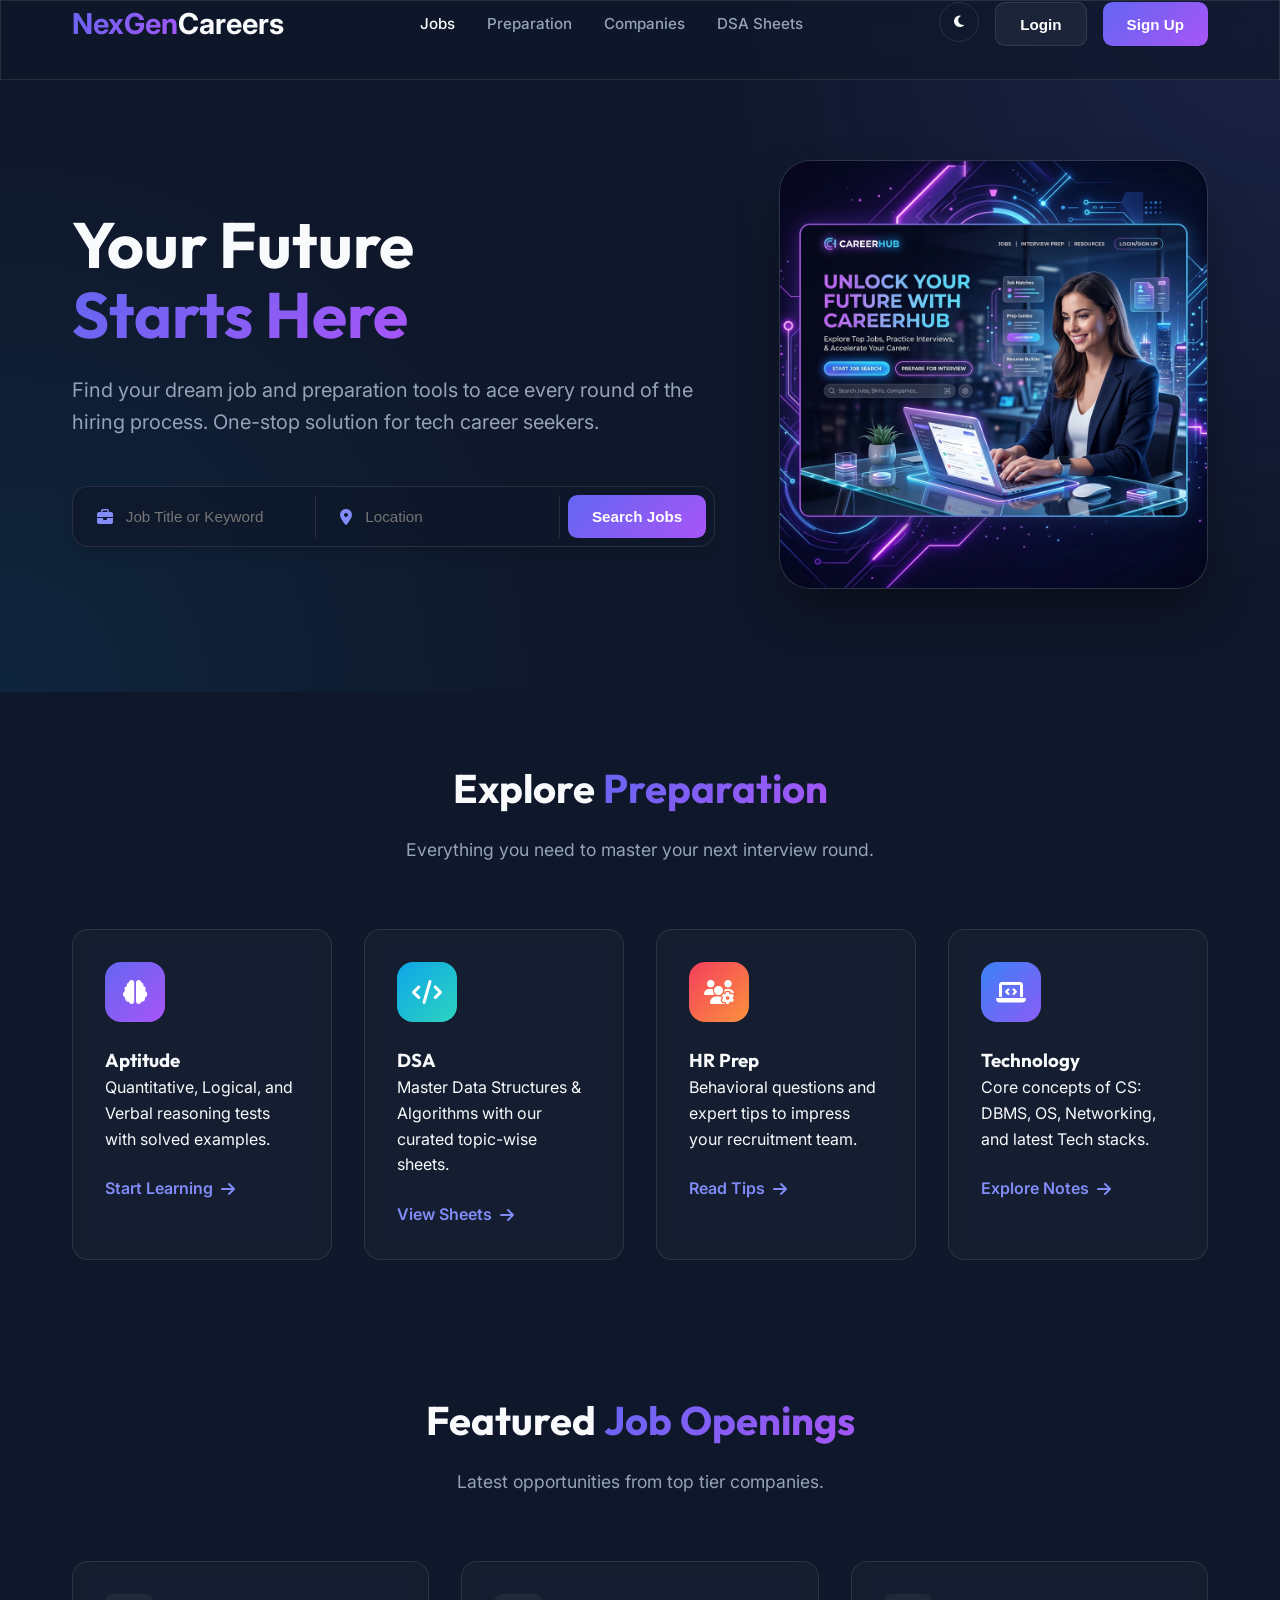
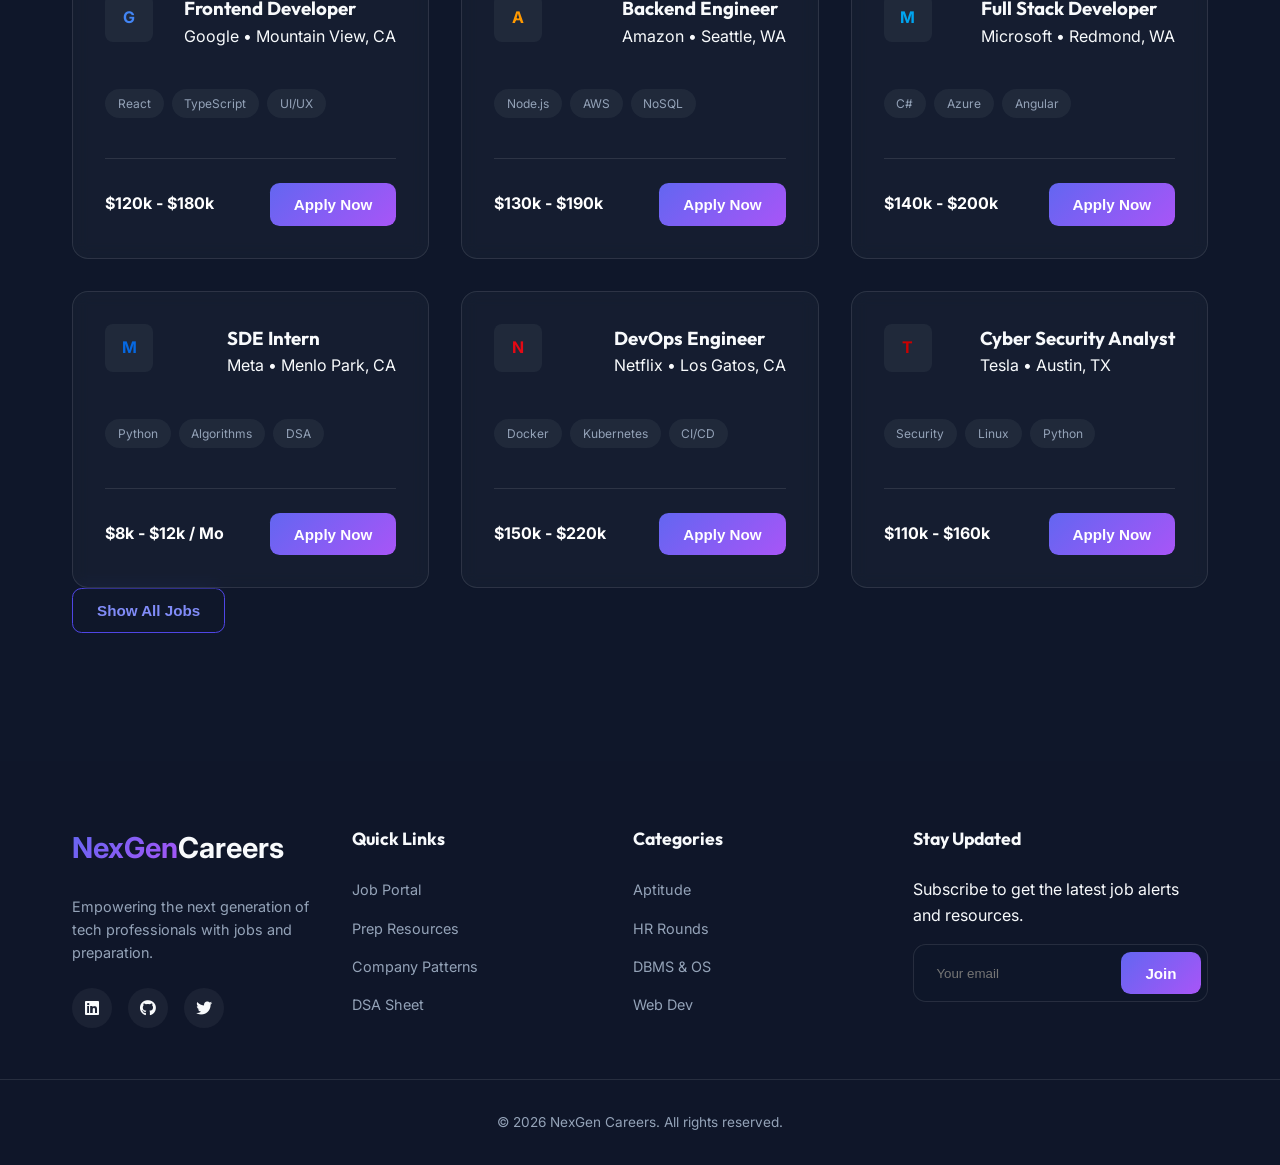
<file: index.html>
<!DOCTYPE html>
<html lang="en">
<head>
    <meta charset="UTF-8">
    <meta name="viewport" content="width=device-width, initial-scale=1.0">
    <title>NexGen Job Portal & Prep - Ace Your Career</title>
    <meta name="description" content="Ultimate platform for your job search and interview preparation. DSA sheets, Aptitude, HR, and Company-specific insights.">
    <link rel="stylesheet" href="style.css">
    <!-- Google Fonts: Inter and Outfit -->
    <link rel="preconnect" href="https://fonts.googleapis.com">
    <link rel="preconnect" href="https://fonts.gstatic.com" crossorigin>
    <link href="https://fonts.googleapis.com/css2?family=Inter:wght@300;400;600;700&family=Outfit:wght@400;700&display=swap" rel="stylesheet">
    <!-- FontAwesome for icons -->
    <link rel="stylesheet" href="https://cdnjs.cloudflare.com/ajax/libs/font-awesome/6.4.0/css/all.min.css">
</head>
<body class="bg-dark">
    <!-- Navigation Bar -->
    <nav class="navbar glass">
        <div class="container container-flex">
            <a href="index.html" class="logo">
                <span class="gradient-text">NexGen</span> Careers
            </a>
            <ul class="nav-links">
                <li><a href="index.html" class="active">Jobs</a></li>
                <li><a href="prep.html">Preparation</a></li>
                <li><a href="company.html">Companies</a></li>
                <li><a href="dsa.html">DSA Sheets</a></li>
            </ul>
            <div class="nav-actions">
                <button id="theme-toggle" class="theme-toggle-btn" title="Toggle Theme">
                    <i class="fas fa-moon"></i>
                </button>
                <button class="btn btn-secondary">Login</button>
                <button class="btn btn-primary">Sign Up</button>
            </div>
            <div class="menu-toggle" id="mobile-menu">
                <i class="fas fa-bars"></i>
            </div>
        </div>
    </nav>

    <!-- Hero Section -->
    <header class="hero-section">
        <div class="container hero-content">
            <div class="hero-text">
                <h1 class="hero-title animate-up">Your Future <span class="gradient-text">Starts Here</span></h1>
                <p class="hero-subtitle animate-up delay-1">Find your dream job and preparation tools to ace every round of the hiring process. One-stop solution for tech career seekers.</p>
                
                <div class="search-box glass animate-up delay-2">
                    <div class="search-field">
                        <i class="fas fa-briefcase"></i>
                        <input type="text" placeholder="Job Title or Keyword">
                    </div>
                    <div class="search-field">
                        <i class="fas fa-location-dot"></i>
                        <input type="text" placeholder="Location">
                    </div>
                    <button class="btn btn-primary btn-search">Search Jobs</button>
                </div>
            </div>
            <div class="hero-visual animate-fade">
                <img src="hero_job_portal_1775222021885.png" alt="Career Vision" class="hero-image glass">
            </div>
        </div>
    </header>

    <!-- Featured Categories -->
    <section class="section glass-section">
        <div class="container">
            <div class="section-header">
                <h2 class="section-title">Explore <span class="gradient-text">Preparation</span></h2>
                <p class="section-subtitle">Everything you need to master your next interview round.</p>
            </div>
            <div class="grid grid-4">
                <div class="card prep-card glass-card hover-glow">
                    <div class="card-icon gradient-bg-1"><i class="fas fa-brain"></i></div>
                    <h3>Aptitude</h3>
                    <p>Quantitative, Logical, and Verbal reasoning tests with solved examples.</p>
                    <a href="prep.html#aptitude" class="card-link">Start Learning <i class="fas fa-arrow-right"></i></a>
                </div>
                <div class="card prep-card glass-card hover-glow">
                    <div class="card-icon gradient-bg-2"><i class="fas fa-code"></i></div>
                    <h3>DSA</h3>
                    <p>Master Data Structures & Algorithms with our curated topic-wise sheets.</p>
                    <a href="dsa.html" class="card-link">View Sheets <i class="fas fa-arrow-right"></i></a>
                </div>
                <div class="card prep-card glass-card hover-glow">
                    <div class="card-icon gradient-bg-3"><i class="fas fa-users-gear"></i></div>
                    <h3>HR Prep</h3>
                    <p>Behavioral questions and expert tips to impress your recruitment team.</p>
                    <a href="prep.html#hr" class="card-link">Read Tips <i class="fas fa-arrow-right"></i></a>
                </div>
                <div class="card prep-card glass-card hover-glow">
                    <div class="card-icon gradient-bg-4"><i class="fas fa-laptop-code"></i></div>
                    <h3>Technology</h3>
                    <p>Core concepts of CS: DBMS, OS, Networking, and latest Tech stacks.</p>
                    <a href="prep.html#tech" class="card-link">Explore Notes <i class="fas fa-arrow-right"></i></a>
                </div>
            </div>
        </div>
    </section>

    <!-- Featured Jobs Section -->
    <section class="section">
        <div class="container">
            <div class="section-header">
                <h2 class="section-title">Featured <span class="gradient-text">Job Openings</span></h2>
                <p class="section-subtitle">Latest opportunities from top tier companies.</p>
            </div>
            <div class="job-list grid grid-3" id="job-container">
                <!-- Jobs will be loaded here via JS -->
                 <div class="glass-card job-skeleton">Loading exciting opportunities...</div>
            </div>
            <div class="center-content mt-4">
                <button class="btn btn-outline">Show All Jobs</button>
            </div>
        </div>
    </section>

    <!-- Footer -->
    <footer class="footer glass-top">
        <div class="container grid grid-4">
            <div class="footer-brand">
                <a href="#" class="logo mb-2"><span class="gradient-text">NexGen</span> Careers</a>
                <p>Empowering the next generation of tech professionals with jobs and preparation.</p>
                <div class="social-links">
                    <a href="#"><i class="fab fa-linkedin"></i></a>
                    <a href="#"><i class="fab fa-github"></i></a>
                    <a href="#"><i class="fab fa-twitter"></i></a>
                </div>
            </div>
            <div class="footer-links">
                <h4>Quick Links</h4>
                <ul>
                    <li><a href="index.html">Job Portal</a></li>
                    <li><a href="prep.html">Prep Resources</a></li>
                    <li><a href="company.html">Company Patterns</a></li>
                    <li><a href="dsa.html">DSA Sheet</a></li>
                </ul>
            </div>
            <div class="footer-links">
                <h4>Categories</h4>
                <ul>
                    <li><a href="#">Aptitude</a></li>
                    <li><a href="#">HR Rounds</a></li>
                    <li><a href="#">DBMS & OS</a></li>
                    <li><a href="#">Web Dev</a></li>
                </ul>
            </div>
            <div class="footer-newsletter">
                <h4>Stay Updated</h4>
                <p>Subscribe to get the latest job alerts and resources.</p>
                <div class="newsletter-input glass">
                    <input type="email" placeholder="Your email">
                    <button class="btn btn-primary">Join</button>
                </div>
            </div>
        </div>
        <div class="footer-bottom">
            <div class="container">
                <p>&copy; 2026 NexGen Careers. All rights reserved.</p>
            </div>
        </div>
    </footer>

    <script src="script.js"></script>
</body>
</html>
</file>
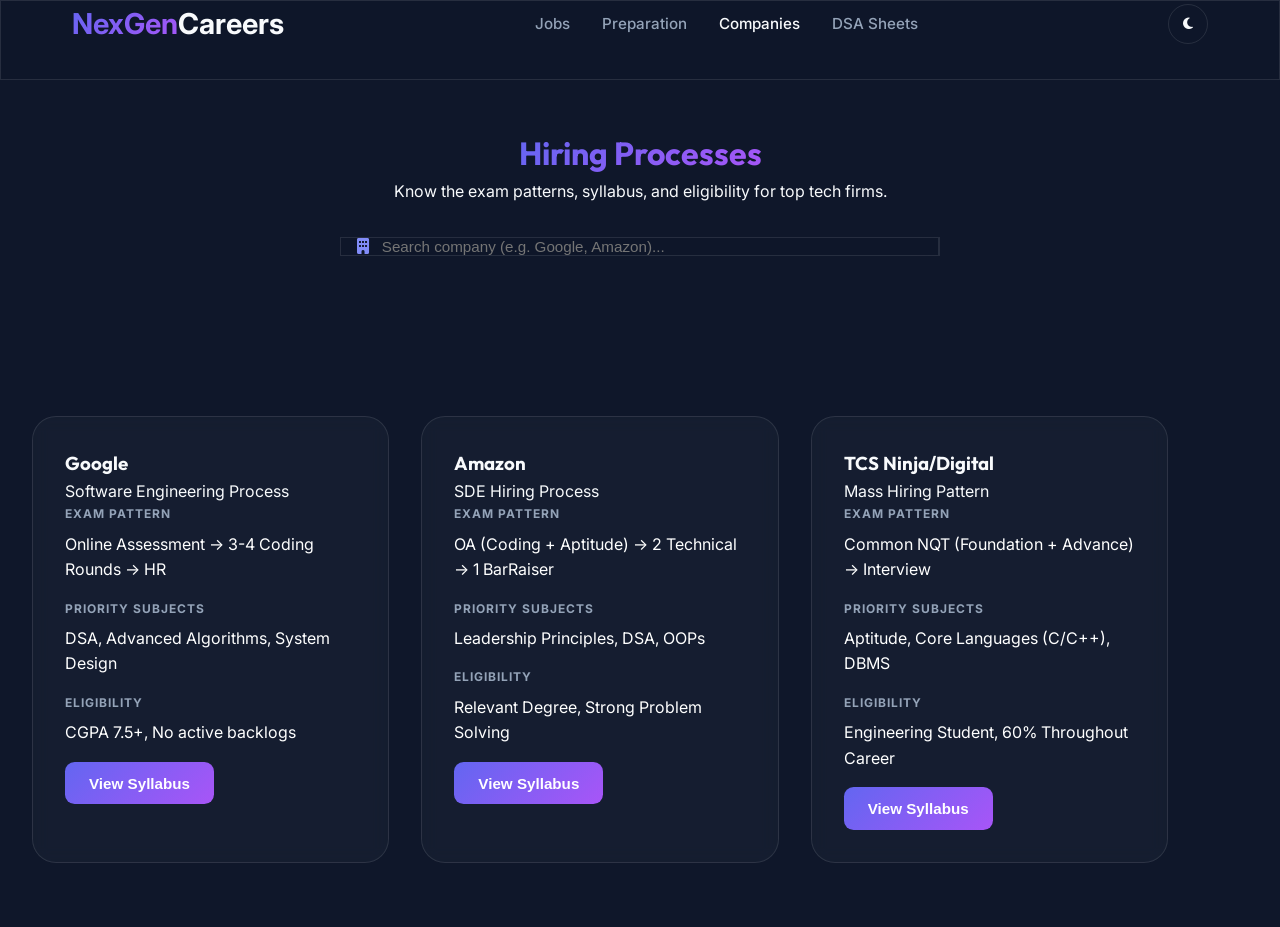
<file: company.html>
<!DOCTYPE html>
<html lang="en">
<head>
    <meta charset="UTF-8">
    <meta name="viewport" content="width=device-width, initial-scale=1.0">
    <title>Company Hiring Process - NexGen Careers</title>
    <link rel="stylesheet" href="style.css">
    <link rel="preconnect" href="https://fonts.googleapis.com">
    <link rel="preconnect" href="https://fonts.gstatic.com" crossorigin>
    <link href="https://fonts.googleapis.com/css2?family=Inter:wght@300;400;600;700&family=Outfit:wght@400;700&display=swap" rel="stylesheet">
    <link rel="stylesheet" href="https://cdnjs.cloudflare.com/ajax/libs/font-awesome/6.4.0/css/all.min.css">
    <style>
        .company-header { padding: 8rem 0 4rem; text-align: center; }
        .company-search-box { max-width: 600px; margin: 2rem auto; }
        .company-list { margin: 4rem 0; }
        .pattern-card { height: 100%; border-radius: 1.5rem; transition: 0.4s ease; transform-style: preserve-3d; }
        .pattern-card:hover { transform: translateY(-10px); }
        .label { font-size: 0.75rem; font-weight: 700; text-transform: uppercase; letter-spacing: 1px; color: var(--text-secondary); margin-bottom: 0.5rem; display: block; }
        .value { color: white; display: block; margin-bottom: 1rem; }
    </style>
</head>
<body class="bg-dark">
    <nav class="navbar glass">
        <div class="container container-flex">
            <a href="index.html" class="logo"><span class="gradient-text">NexGen</span> Careers</a>
            <ul class="nav-links">
                <li><a href="index.html">Jobs</a></li>
                <li><a href="prep.html">Preparation</a></li>
                <li><a href="company.html" class="active">Companies</a></li>
                <li><a href="dsa.html">DSA Sheets</a></li>
            </ul>
            <div class="nav-actions">
                <button id="theme-toggle" class="theme-toggle-btn" title="Toggle Theme">
                    <i class="fas fa-moon"></i>
                </button>
            </div>
        </div>
    </nav>

    <header class="company-header">
        <div class="container">
            <h1 class="gradient-text">Hiring Processes</h1>
            <p>Know the exam patterns, syllabus, and eligibility for top tech firms.</p>
            <div class="company-search-box glass">
                <div class="search-field">
                    <i class="fas fa-building"></i>
                    <input type="text" placeholder="Search company (e.g. Google, Amazon)...">
                </div>
            </div>
        </div>
    </header>

    <section class="company-list container">
        <div class="grid grid-3" id="company-container">
            <div class="glass-card pattern-card hover-glow">
                <h3>Google</h3>
                <p class="text-secondary mb-2">Software Engineering Process</p>
                <div class="mt-2">
                    <span class="label">Exam Pattern</span>
                    <span class="value">Online Assessment -> 3-4 Coding Rounds -> HR</span>
                    <span class="label">Priority Subjects</span>
                    <span class="value">DSA, Advanced Algorithms, System Design</span>
                    <span class="label">Eligibility</span>
                    <span class="value">CGPA 7.5+, No active backlogs</span>
                </div>
                <button class="btn btn-primary full-width mt-2">View Syllabus</button>
            </div>
            <div class="glass-card pattern-card hover-glow">
                <h3>Amazon</h3>
                <p class="text-secondary mb-2">SDE Hiring Process</p>
                <div class="mt-2">
                    <span class="label">Exam Pattern</span>
                    <span class="value">OA (Coding + Aptitude) -> 2 Technical -> 1 BarRaiser</span>
                    <span class="label">Priority Subjects</span>
                    <span class="value">Leadership Principles, DSA, OOPs</span>
                    <span class="label">Eligibility</span>
                    <span class="value">Relevant Degree, Strong Problem Solving</span>
                </div>
                <button class="btn btn-primary full-width mt-2">View Syllabus</button>
            </div>
            <div class="glass-card pattern-card hover-glow">
                <h3>TCS Ninja/Digital</h3>
                <p class="text-secondary mb-2">Mass Hiring Pattern</p>
                <div class="mt-2">
                    <span class="label">Exam Pattern</span>
                    <span class="value">Common NQT (Foundation + Advance) -> Interview</span>
                    <span class="label">Priority Subjects</span>
                    <span class="value">Aptitude, Core Languages (C/C++), DBMS</span>
                    <span class="label">Eligibility</span>
                    <span class="value">Engineering Student, 60% Throughout Career</span>
                </div>
                <button class="btn btn-primary full-width mt-2">View Syllabus</button>
            </div>
        </div>
    </section>

    <script>
        // Simple client-side search for companies
        const searchInput = document.querySelector('.company-search-box input');
        const cards = document.querySelectorAll('.pattern-card');
        
        if (searchInput) {
            searchInput.addEventListener('keyup', () => {
                const term = searchInput.value.toLowerCase();
                cards.forEach(card => {
                    const name = card.querySelector('h3').textContent.toLowerCase();
                    card.style.display = name.includes(term) ? 'block' : 'none';
                });
            });
        }
    </script>
    <script src="script.js"></script>
</body>
</html>
</file>
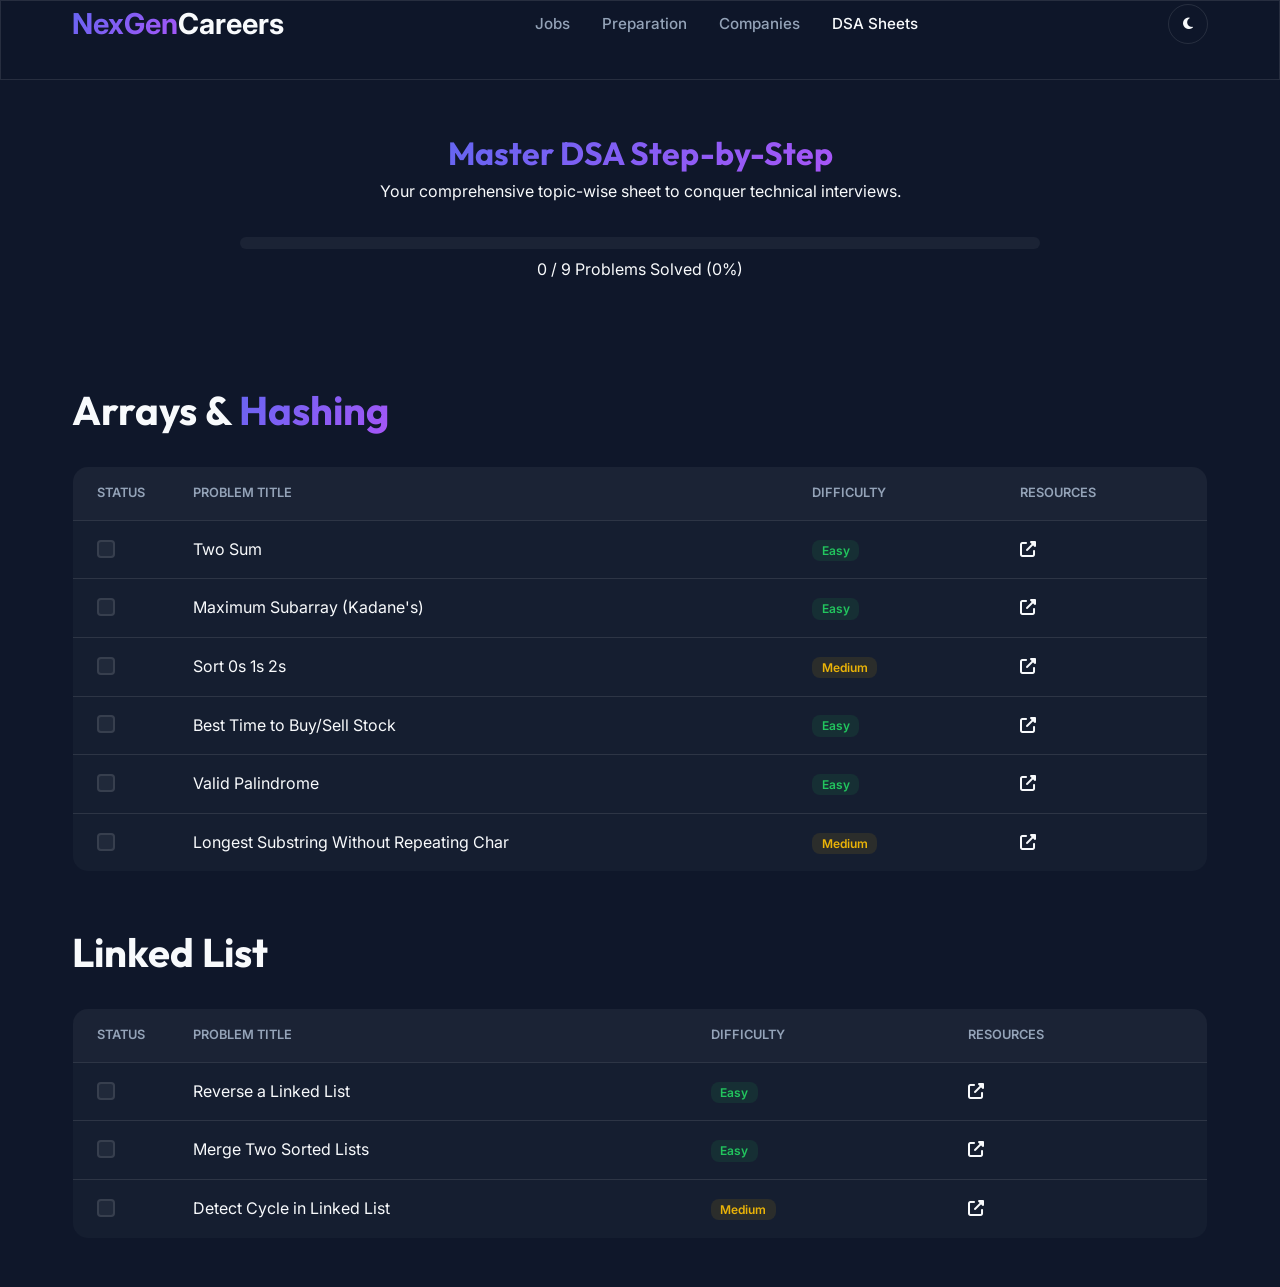
<file: dsa.html>
<!DOCTYPE html>
<html lang="en">
<head>
    <meta charset="UTF-8">
    <meta name="viewport" content="width=device-width, initial-scale=1.0">
    <title>DSA Mastery Sheet - NexGen Careers</title>
    <link rel="stylesheet" href="style.css">
    <link rel="preconnect" href="https://fonts.googleapis.com">
    <link rel="preconnect" href="https://fonts.gstatic.com" crossorigin>
    <link href="https://fonts.googleapis.com/css2?family=Inter:wght@300;400;600;700&family=Outfit:wght@400;700&display=swap" rel="stylesheet">
    <link rel="stylesheet" href="https://cdnjs.cloudflare.com/ajax/libs/font-awesome/6.4.0/css/all.min.css">
    <style>
        .dsa-header { padding: 8rem 0 4rem; text-align: center; }
        .progress-container { max-width: 800px; margin: 2rem auto; }
        .progress-bar-bg { height: 12px; background: rgba(255,255,255,0.05); border-radius: 10px; overflow: hidden; margin-bottom: 0.5rem; }
        .progress-fill { height: 100%; background: var(--grad-1); width: 0%; transition: 0.8s ease-in-out; }
        .dsa-section { margin-bottom: 3rem; }
        .dsa-table { width: 100%; border-collapse: collapse; margin-top: 1.5rem; overflow: hidden; border-radius: 1rem; border: 1px solid var(--border-glass); }
        .dsa-table th, .dsa-table td { padding: 1rem 1.5rem; text-align: left; background: var(--card-bg); border-bottom: 1px solid var(--border-glass); }
        .dsa-table th { background: rgba(255,255,255,0.05); font-weight: 600; color: var(--text-secondary); text-transform: uppercase; font-size: 0.8rem; }
        .dsa-table tr:last-child td { border: none; }
        .diff-tag { padding: 0.2rem 0.6rem; border-radius: 0.5rem; font-size: 0.75rem; font-weight: 600; }
        .diff-easy { color: #22c55e; background: rgba(34, 197, 94, 0.1); }
        .diff-medium { color: #eab308; background: rgba(234, 179, 8, 0.1); }
        .diff-hard { color: #ef4444; background: rgba(239, 68, 68, 0.1); }
        .check-column { width: 40px; }
        .check-container { position: relative; cursor: pointer; user-select: none; }
        .check-container input { position: absolute; opacity: 0; cursor: pointer; }
        .checkmark { position: absolute; top: -10px; left: 0; height: 18px; width: 18px; background-color: rgba(255,255,255,0.05); border: 2px solid var(--border-glass); border-radius: 4px; }
        .check-container input:checked ~ .checkmark { background-color: #4f46e5; border-color: #4f46e5; }
        .checkmark:after { content: ""; position: absolute; display: none; left: 5px; top: 1px; width: 4px; height: 9px; border: solid white; border-width: 0 2px 2px 0; transform: rotate(45deg); }
        .check-container input:checked ~ .checkmark:after { display: block; }
        .completed tr td { color: var(--text-secondary); text-decoration: line-through; opacity: 0.6; }
    </style>
</head>
<body class="bg-dark">
    <nav class="navbar glass">
        <div class="container container-flex">
            <a href="index.html" class="logo"><span class="gradient-text">NexGen</span> Careers</a>
            <ul class="nav-links">
                <li><a href="index.html">Jobs</a></li>
                <li><a href="prep.html">Preparation</a></li>
                <li><a href="company.html">Companies</a></li>
                <li><a href="dsa.html" class="active">DSA Sheets</a></li>
            </ul>
            <div class="nav-actions">
                <button id="theme-toggle" class="theme-toggle-btn" title="Toggle Theme">
                    <i class="fas fa-moon"></i>
                </button>
            </div>
        </div>
    </nav>

    <header class="dsa-header">
        <div class="container">
            <h1 class="gradient-text">Master DSA Step-by-Step</h1>
            <p>Your comprehensive topic-wise sheet to conquer technical interviews.</p>
            <div class="progress-container">
                <div class="progress-bar-bg"><div class="progress-fill" id="dsa-progress"></div></div>
                <p id="stats-text" class="text-secondary">0 / 15 Problems Solved (0%)</p>
            </div>
        </div>
    </header>

    <main class="container">
        <!-- Arrays Section -->
        <div class="dsa-section">
            <h2 class="section-title">Arrays & <span class="gradient-text">Hashing</span></h2>
            <table class="dsa-table">
                <thead>
                    <tr>
                        <th class="check-column">Status</th>
                        <th>Problem Title</th>
                        <th>Difficulty</th>
                        <th>Resources</th>
                    </tr>
                </thead>
                <tbody id="problems-tbody">
                    <!-- Topic: Arrays -->
                    <tr data-id="1">
                        <td><label class="check-container"><input type="checkbox"><span class="checkmark"></span></label></td>
                        <td>Two Sum</td>
                        <td><span class="diff-tag diff-easy">Easy</span></td>
                        <td><a href="#" class="text-primary"><i class="fas fa-external-link-alt"></i></a></td>
                    </tr>
                    <tr data-id="2">
                        <td><label class="check-container"><input type="checkbox"><span class="checkmark"></span></label></td>
                        <td>Maximum Subarray (Kadane's)</td>
                        <td><span class="diff-tag diff-easy">Easy</span></td>
                        <td><a href="#" class="text-primary"><i class="fas fa-external-link-alt"></i></a></td>
                    </tr>
                    <tr data-id="3">
                        <td><label class="check-container"><input type="checkbox"><span class="checkmark"></span></label></td>
                        <td>Sort 0s 1s 2s</td>
                        <td><span class="diff-tag diff-medium">Medium</span></td>
                        <td><a href="#" class="text-primary"><i class="fas fa-external-link-alt"></i></a></td>
                    </tr>
                    <tr data-id="4">
                        <td><label class="check-container"><input type="checkbox"><span class="checkmark"></span></label></td>
                        <td>Best Time to Buy/Sell Stock</td>
                        <td><span class="diff-tag diff-easy">Easy</span></td>
                        <td><a href="#" class="text-primary"><i class="fas fa-external-link-alt"></i></a></td>
                    </tr>
                    <!-- Topic: Strings -->
                    <tr data-id="5">
                        <td><label class="check-container"><input type="checkbox"><span class="checkmark"></span></label></td>
                        <td>Valid Palindrome</td>
                        <td><span class="diff-tag diff-easy">Easy</span></td>
                        <td><a href="#" class="text-primary"><i class="fas fa-external-link-alt"></i></a></td>
                    </tr>
                    <tr data-id="6">
                        <td><label class="check-container"><input type="checkbox"><span class="checkmark"></span></label></td>
                        <td>Longest Substring Without Repeating Char</td>
                        <td><span class="diff-tag diff-medium">Medium</span></td>
                        <td><a href="#" class="text-primary"><i class="fas fa-external-link-alt"></i></a></td>
                    </tr>
                    <!-- More rows... shortened for example -->
                </tbody>
            </table>
        </div>
        <div class="dsa-section">
            <h2 class="section-title">Linked List</h2>
            <table class="dsa-table">
                <thead>
                    <tr><th class="check-column">Status</th><th>Problem Title</th><th>Difficulty</th><th>Resources</th></tr>
                </thead>
                <tbody id="problems-tbody-2">
                    <tr data-id="7"><td><label class="check-container"><input type="checkbox"><span class="checkmark"></span></label></td><td>Reverse a Linked List</td><td><span class="diff-tag diff-easy">Easy</span></td><td><a href="#"><i class="fas fa-external-link-alt"></i></a></td></tr>
                    <tr data-id="8"><td><label class="check-container"><input type="checkbox"><span class="checkmark"></span></label></td><td>Merge Two Sorted Lists</td><td><span class="diff-tag diff-easy">Easy</span></td><td><a href="#"><i class="fas fa-external-link-alt"></i></a></td></tr>
                    <tr data-id="9"><td><label class="check-container"><input type="checkbox"><span class="checkmark"></span></label></td><td>Detect Cycle in Linked List</td><td><span class="diff-tag diff-medium">Medium</span></td><td><a href="#"><i class="fas fa-external-link-alt"></i></a></td></tr>
                </tbody>
            </table>
        </div>
    </main>

    <script>
        document.addEventListener('DOMContentLoaded', () => {
            const checkboxes = document.querySelectorAll('input[type="checkbox"]');
            const totalProblems = checkboxes.length;
            const progressFill = document.getElementById('dsa-progress');
            const statsText = document.getElementById('stats-text');

            // Load saved status
            checkboxes.forEach(box => {
                const tr = box.closest('tr');
                const id = tr.dataset.id;
                if (localStorage.getItem(`dsa-${id}`) === 'true') {
                    box.checked = true;
                    tr.classList.add('completed-row'); // Just to track locally
                }
                
                box.addEventListener('change', () => {
                    localStorage.setItem(`dsa-${id}`, box.checked);
                    updateProgress();
                });
            });

            function updateProgress() {
                const checked = Array.from(checkboxes).filter(b => b.checked).length;
                const percent = Math.round((checked / totalProblems) * 100);
                progressFill.style.width = percent + '%';
                statsText.textContent = `${checked} / ${totalProblems} Problems Solved (${percent}%)`;
            }

            updateProgress();
        });
    </script>
    <script src="script.js"></script>
</body>
</html>
</file>
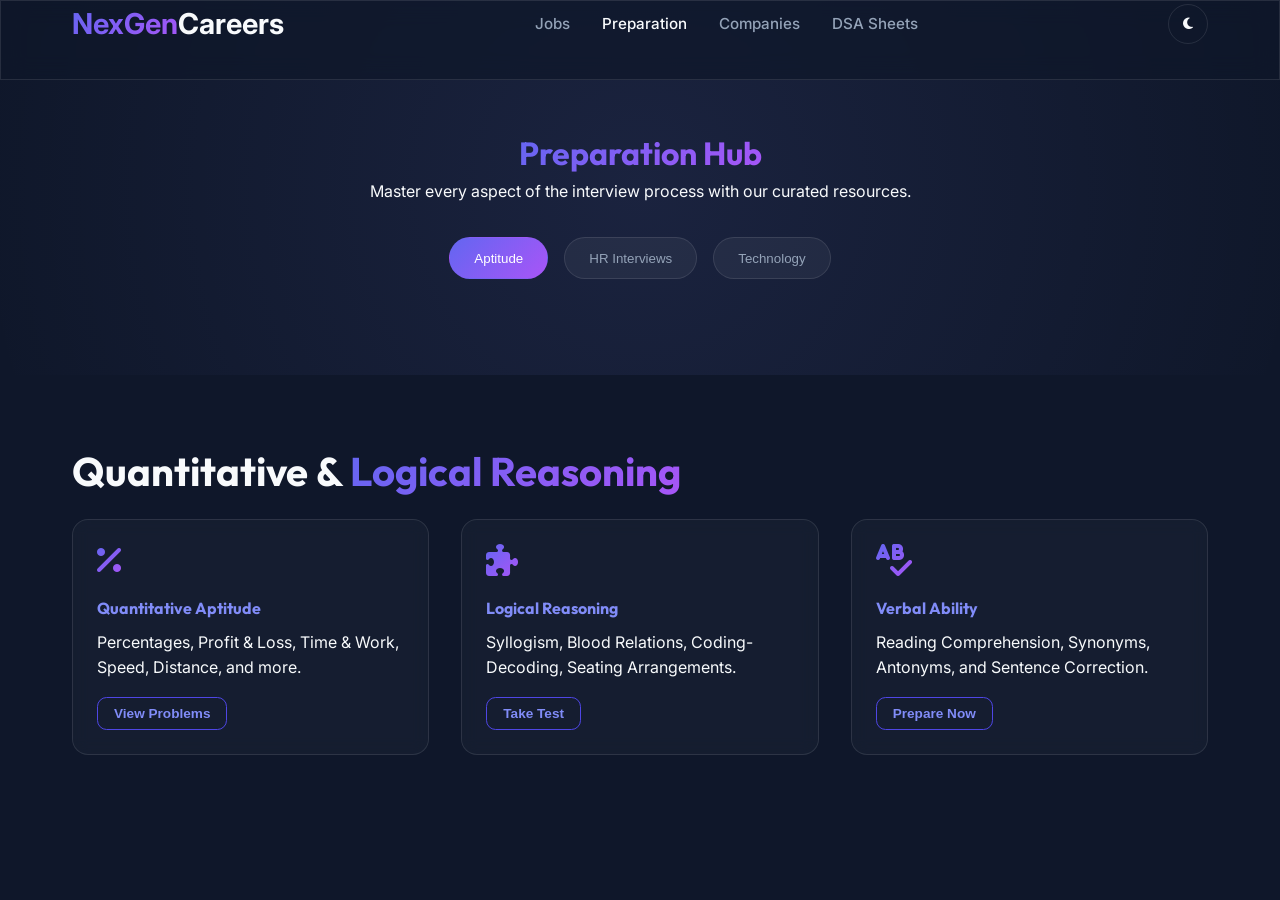
<file: prep.html>
<!DOCTYPE html>
<html lang="en">
<head>
    <meta charset="UTF-8">
    <meta name="viewport" content="width=device-width, initial-scale=1.0">
    <title>Preparation Zone - NexGen Careers</title>
    <link rel="stylesheet" href="style.css">
    <link rel="preconnect" href="https://fonts.googleapis.com">
    <link rel="preconnect" href="https://fonts.gstatic.com" crossorigin>
    <link href="https://fonts.googleapis.com/css2?family=Inter:wght@300;400;600;700&family=Outfit:wght@400;700&display=swap" rel="stylesheet">
    <link rel="stylesheet" href="https://cdnjs.cloudflare.com/ajax/libs/font-awesome/6.4.0/css/all.min.css">
    <style>
        .prep-header { padding: 8rem 0 4rem; text-align: center; background: radial-gradient(circle at center, rgba(129, 140, 248, 0.1), transparent); }
        .prep-nav { margin: 2rem 0; display: flex; justify-content: center; gap: 1rem; flex-wrap: wrap; }
        .tab-btn { padding: 0.8rem 1.5rem; border: 1px solid var(--border-glass); border-radius: 2rem; color: var(--text-secondary); cursor: pointer; transition: 0.3s; background: rgba(255,255,255,0.05); }
        .tab-btn:hover, .tab-btn.active { background: var(--grad-1); color: white; border-color: transparent; }
        .prep-section { display: none; padding: 4rem 0; animation: fadeIn 0.5s ease-out; }
        .prep-section.active { display: block; }
        .topic-grid { display: grid; grid-template-columns: repeat(auto-fill, minmax(300px, 1fr)); gap: 1.5rem; }
        .topic-card { padding: 1.5rem; background: var(--card-bg); border: 1px solid var(--border-glass); border-radius: 1rem; }
        .topic-card h4 { margin-top: 1rem; margin-bottom: 0.5rem; color: var(--primary-light); }
        .practice-btn { margin-top: 1rem; font-size: 0.85rem; padding: 0.5rem 1rem; }
    </style>
</head>
<body class="bg-dark">
    <nav class="navbar glass">
        <div class="container container-flex">
            <a href="index.html" class="logo"><span class="gradient-text">NexGen</span> Careers</a>
            <ul class="nav-links">
                <li><a href="index.html">Jobs</a></li>
                <li><a href="prep.html" class="active">Preparation</a></li>
                <li><a href="company.html">Companies</a></li>
                <li><a href="dsa.html">DSA Sheets</a></li>
            </ul>
            <div class="nav-actions">
                <button id="theme-toggle" class="theme-toggle-btn" title="Toggle Theme">
                    <i class="fas fa-moon"></i>
                </button>
            </div>
        </div>
    </nav>

    <header class="prep-header">
        <div class="container">
            <h1 class="gradient-text">Preparation Hub</h1>
            <p>Master every aspect of the interview process with our curated resources.</p>
            <div class="prep-nav">
                <button class="tab-btn active" data-target="aptitude">Aptitude</button>
                <button class="tab-btn" data-target="hr">HR Interviews</button>
                <button class="tab-btn" data-target="tech">Technology</button>
            </div>
        </div>
    </header>

    <!-- Aptitude Section -->
    <section id="aptitude" class="prep-section active">
        <div class="container">
            <h2 class="section-title">Quantitative & <span class="gradient-text">Logical Reasoning</span></h2>
            <div class="grid grid-3">
                <div class="topic-card glass-card hover-glow">
                    <i class="fas fa-percent gradient-text fa-2x"></i>
                    <h4>Quantitative Aptitude</h4>
                    <p>Percentages, Profit & Loss, Time & Work, Speed, Distance, and more.</p>
                    <button class="btn btn-outline practice-btn">View Problems</button>
                </div>
                <div class="topic-card glass-card hover-glow">
                    <i class="fas fa-puzzle-piece gradient-text fa-2x"></i>
                    <h4>Logical Reasoning</h4>
                    <p>Syllogism, Blood Relations, Coding-Decoding, Seating Arrangements.</p>
                    <button class="btn btn-outline practice-btn">Take Test</button>
                </div>
                <div class="topic-card glass-card hover-glow">
                    <i class="fas fa-spell-check gradient-text fa-2x"></i>
                    <h4>Verbal Ability</h4>
                    <p>Reading Comprehension, Synonyms, Antonyms, and Sentence Correction.</p>
                    <button class="btn btn-outline practice-btn">Prepare Now</button>
                </div>
            </div>
        </div>
    </section>

    <!-- HR Section -->
    <section id="hr" class="prep-section">
        <div class="container">
            <h2 class="section-title">HR & <span class="gradient-text">Behavioral Prep</span></h2>
            <div class="grid grid-2">
                <div class="glass-card">
                    <h3>Common HR Questions</h3>
                    <ul class="list-style mt-2">
                        <li><i class="fas fa-circle-check text-success"></i> "Tell me about yourself?"</li>
                        <li><i class="fas fa-circle-check text-success"></i> "Why should we hire you?"</li>
                        <li><i class="fas fa-circle-check text-success"></i> "What is your biggest weakness?"</li>
                        <li><i class="fas fa-circle-check text-success"></i> "Describe a conflict you faced at work?"</li>
                    </ul>
                    <p class="mt-2 text-secondary">Expert tip: Use the <strong>STAR</strong> method (Situation, Task, Action, Result) for behavioral answers.</p>
                </div>
                <div class="glass-card">
                    <h3>Mock Interview Checklist</h3>
                    <p>Prepare for success with our behavioral guidelines.</p>
                    <div class="checklist mt-2">
                        <div class="check-item mb-1"><i class="fas fa-check-square gradient-text"></i> Body language and eye contact</div>
                        <div class="check-item mb-1"><i class="fas fa-check-square gradient-text"></i> Researching the company history</div>
                        <div class="check-item mb-1"><i class="fas fa-check-square gradient-text"></i> Preparing your own questions</div>
                        <div class="check-item mb-1"><i class="fas fa-check-square gradient-text"></i> Effective virtual interview setups</div>
                    </div>
                </div>
            </div>
        </div>
    </section>

    <!-- Technology Section -->
    <section id="tech" class="prep-section">
        <div class="container">
            <h2 class="section-title">Core <span class="gradient-text">CS Fundamentals</span></h2>
            <div class="grid grid-4">
                <div class="glass-card text-center">
                    <i class="fas fa-database fa-3x gradient-text mb-2"></i>
                    <h4>DBMS</h4>
                    <p>SQL, NoSQL, Normalization, ACID properties.</p>
                </div>
                <div class="glass-card text-center">
                    <i class="fas fa-microchip fa-3x gradient-text mb-2"></i>
                    <h4>OS</h4>
                    <p>Processes, Threads, Deadlocks, Paging.</p>
                </div>
                <div class="glass-card text-center">
                    <i class="fas fa-network-wired fa-3x gradient-text mb-2"></i>
                    <h4>CN</h4>
                    <p>OSI Layers, TCP/IP, DNS, HTTP/S.</p>
                </div>
                <div class="glass-card text-center">
                    <i class="fas fa-cube fa-3x gradient-text mb-2"></i>
                    <h4>OOPs</h4>
                    <p>Inheritance, Polymorphism, Abstraction.</p>
                </div>
            </div>
        </div>
    </section>

    <script>
        document.querySelectorAll('.tab-btn').forEach(btn => {
            btn.addEventListener('click', () => {
                document.querySelectorAll('.tab-btn').forEach(b => b.classList.remove('active'));
                document.querySelectorAll('.prep-section').forEach(s => s.classList.remove('active'));
                btn.classList.add('active');
                document.getElementById(btn.dataset.target).classList.add('active');
            });
        });
    </script>
    <script src="script.js"></script>
</body>
</html>
</file>
<file: style.css>
/* style.css - Premium Modern Design */

/* Design Tokens & Variables */
:root {
    --primary: #4f46e5;
    --primary-light: #818cf8;
    --secondary: #0ea5e9;
    --accent: #f43f5e;
    
    --bg-dark: #0f172a;
    --card-bg: rgba(30, 41, 59, 0.4);
    --border-glass: rgba(255, 255, 255, 0.1);
    --text-primary: #f8fafc;
    --text-secondary: #94a3b8;
    
    --grad-1: linear-gradient(135deg, #6366f1 0%, #a855f7 100%);
    --grad-2: linear-gradient(135deg, #0ea5e9 0%, #2dd4bf 100%);
    --grad-3: linear-gradient(135deg, #f43f5e 0%, #fb923c 100%);
    --grad-4: linear-gradient(135deg, #3b82f6 0%, #8b5cf6 100%);
    
    --shadow-soft: 0 4px 6px -1px rgb(0 0 0 / 0.1), 0 2px 4px -2px rgb(0 0 0 / 0.1);
    --shadow-lg: 0 10px 15px -3px rgb(0 0 0 / 0.1), 0 4px 6px -4px rgb(0 0 0 / 0.1);
    
    --transition: all 0.3s cubic-bezier(0.4, 0, 0.2, 1);
}

[data-theme="light"] {
    --bg-dark: #f8fafc;
    --card-bg: rgba(255, 255, 255, 0.7);
    --border-glass: rgba(0, 0, 0, 0.1);
    --text-primary: #0f172a;
    --text-secondary: #475569;
}

[data-theme="light"] .glass {
    background: rgba(248, 250, 252, 0.85);
}

[data-theme="light"] .btn-secondary {
    background: rgba(0, 0, 0, 0.05);
    color: var(--text-primary);
}

[data-theme="light"] .btn-secondary:hover {
    background: rgba(0, 0, 0, 0.1);
}

[data-theme="light"] .search-field i {
    color: var(--primary);
}

[data-theme="light"] .hero-section {
    background: radial-gradient(circle at top right, rgba(99, 102, 241, 0.1), transparent 40%),
                radial-gradient(circle at bottom left, rgba(14, 165, 233, 0.05), transparent 40%);
}

[data-theme="light"] .company-logo {
    background: rgba(0, 0, 0, 0.05);
}

[data-theme="light"] .tag {
    background: rgba(0, 0, 0, 0.05);
}

[data-theme="light"] .salary {
    color: var(--text-primary);
}

[data-theme="light"] .footer {
    background: rgba(241, 245, 249, 0.95);
}

[data-theme="light"] .social-links a {
    background: rgba(0, 0, 0, 0.05);
}

[data-theme="light"] .social-links a:hover {
    color: white;
}

[data-theme="light"] .footer-links ul li a:hover {
    color: var(--primary);
}

[data-theme="light"] .newsletter-input input {
    color: var(--text-primary);
}

/* Theme Toggle Button Style */
.theme-toggle-btn {
    background: transparent;
    border: 1px solid var(--border-glass);
    color: var(--text-primary);
    width: 40px;
    height: 40px;
    border-radius: 50%;
    display: flex;
    align-items: center;
    justify-content: center;
    cursor: pointer;
    transition: var(--transition);
}
.theme-toggle-btn:hover {
    background: var(--card-bg);
}

/* Base Resets */
* {
    margin: 0;
    padding: 0;
    box-sizing: border-box;
}

body {
    font-family: 'Inter', sans-serif;
    background-color: var(--bg-dark);
    color: var(--text-primary);
    line-height: 1.6;
    overflow-x: hidden;
}

h1, h2, h3, h4 {
    font-family: 'Outfit', sans-serif;
    color: var(--text-primary);
    font-weight: 700;
}

a {
    text-decoration: none;
    color: inherit;
    transition: var(--transition);
}

ul {
    list-style: none;
}

.container {
    max-width: 1200px;
    margin: 0 auto;
    padding: 0 2rem;
}

.container-flex {
    display: flex;
    justify-content: space-between;
    align-items: center;
}

section {
    padding: 4rem 0;
}

/* Utilities */
.gradient-text {
    background: var(--grad-1);
    -webkit-background-clip: text;
    -webkit-text-fill-color: transparent;
    display: inline-block;
}

.gradient-bg-1 { background: var(--grad-1); }
.gradient-bg-2 { background: var(--grad-2); }
.gradient-bg-3 { background: var(--grad-3); }
.gradient-bg-4 { background: var(--grad-4); }

.glass {
    background: rgba(15, 23, 42, 0.7);
    backdrop-filter: blur(12px);
    -webkit-backdrop-filter: blur(12px);
    border: 1px solid var(--border-glass);
}

.glass-card {
    background: var(--card-bg);
    backdrop-filter: blur(8px);
    -webkit-backdrop-filter: blur(8px);
    border: 1px solid var(--border-glass);
    border-radius: 1rem;
    padding: 2rem;
    transition: var(--transition);
}

.hover-glow:hover {
    transform: translateY(-5px);
    border-color: var(--primary-light);
    box-shadow: 0 0 20px rgba(99, 102, 241, 0.2);
}

/* Navbar */
.navbar {
    height: 80px;
    position: fixed;
    top: 0;
    left: 0;
    width: 100%;
    z-index: 1000;
}

.logo {
    font-size: 1.8rem;
    font-weight: 700;
    display: flex;
    align-items: center;
}

.nav-links {
    display: flex;
    gap: 2rem;
}

.nav-links a {
    font-size: 0.95rem;
    color: var(--text-secondary);
    font-weight: 500;
}

.nav-links a:hover, .nav-links a.active {
    color: var(--text-primary);
}

.nav-actions {
    display: flex;
    gap: 1rem;
}

.menu-toggle {
    display: none;
    font-size: 1.5rem;
}

/* Buttons */
.btn {
    padding: 0.8rem 1.5rem;
    border-radius: 0.6rem;
    font-weight: 600;
    cursor: pointer;
    border: none;
    transition: var(--transition);
    display: inline-flex;
    align-items: center;
    gap: 0.6rem;
    font-size: 0.95rem;
}

.btn-primary {
    background: var(--grad-1);
    color: white;
}

.btn-primary:hover {
    filter: brightness(1.1);
    transform: scale(1.02);
}

.btn-secondary {
    background: rgba(255, 255, 255, 0.05);
    color: white;
    border: 1px solid var(--border-glass);
}

.btn-secondary:hover {
    background: rgba(255, 255, 255, 0.1);
}

.btn-outline {
    background: transparent;
    border: 1px solid var(--primary);
    color: var(--primary-light);
}

.btn-outline:hover {
    background: var(--primary);
    color: white;
}

/* Hero Section */
.hero-section {
    padding: 10rem 0 6rem;
    background: radial-gradient(circle at top right, rgba(99, 102, 241, 0.15), transparent 40%),
                radial-gradient(circle at bottom left, rgba(14, 165, 233, 0.1), transparent 40%);
}

.hero-content {
    display: grid;
    grid-template-columns: 1.2fr 0.8fr;
    gap: 4rem;
    align-items: center;
}

.hero-title {
    font-size: 4rem;
    line-height: 1.1;
    margin-bottom: 1.5rem;
}

.hero-subtitle {
    font-size: 1.25rem;
    color: var(--text-secondary);
    margin-bottom: 3rem;
}

.search-box {
    display: flex;
    padding: 0.5rem;
    border-radius: 1rem;
    gap: 0.5rem;
    box-shadow: var(--shadow-lg);
}

.search-field {
    flex: 1;
    display: flex;
    align-items: center;
    padding: 0 1rem;
    border-right: 1px solid var(--border-glass);
}

.search-field i {
    color: var(--primary-light);
    margin-right: 0.8rem;
}

.search-field input {
    background: transparent;
    border: none;
    color: var(--text-primary);
    width: 100%;
    outline: none;
    font-size: 0.95rem;
}

.hero-image {
    width: 100%;
    border-radius: 2rem;
    box-shadow: 0 25px 50px -12px rgba(0, 0, 0, 0.5);
    background: var(--card-bg);
}

/* Section Styling */
.section-header {
    text-align: center;
    margin-bottom: 4rem;
}

.section-title {
    font-size: 2.5rem;
    margin-bottom: 1rem;
}

.section-subtitle {
    color: var(--text-secondary);
    font-size: 1.1rem;
}

.grid {
    display: grid;
    gap: 2rem;
}

.grid-3 { grid-template-columns: repeat(3, 1fr); }
.grid-4 { grid-template-columns: repeat(4, 1fr); }

/* Card Components */
.card-icon {
    width: 60px;
    height: 60px;
    border-radius: 1rem;
    display: flex;
    align-items: center;
    justify-content: center;
    font-size: 1.5rem;
    margin-bottom: 1.5rem;
    color: white;
}

.card-link {
    display: inline-flex;
    align-items: center;
    gap: 0.5rem;
    margin-top: 1.5rem;
    font-weight: 600;
    color: var(--primary-light);
}

/* Job Cards */
.job-card {
    display: flex;
    flex-direction: column;
    justify-content: space-between;
}

.job-header {
    display: flex;
    justify-content: space-between;
    align-items: flex-start;
    margin-bottom: 1.5rem;
}

.company-logo {
    width: 48px;
    height: 48px;
    border-radius: 0.5rem;
    background: rgba(255, 255, 255, 0.05);
    display: flex;
    align-items: center;
    justify-content: center;
    font-weight: 700;
}

.job-tags {
    display: flex;
    gap: 0.5rem;
    margin: 1rem 0;
    flex-wrap: wrap;
}

.tag {
    padding: 0.3rem 0.8rem;
    border-radius: 2rem;
    background: rgba(255, 255, 255, 0.05);
    font-size: 0.75rem;
    color: var(--text-secondary);
}

.job-footer {
    display: flex;
    justify-content: space-between;
    align-items: center;
    margin-top: 1.5rem;
    padding-top: 1.5rem;
    border-top: 1px solid var(--border-glass);
}

.salary {
    font-weight: 700;
    color: white;
}

/* Footer */
.footer {
    padding: 4rem 0 2rem;
    background: rgba(15, 23, 42, 0.95);
    margin-top: 4rem;
}

.footer-brand p {
    margin: 1.5rem 0;
    color: var(--text-secondary);
    font-size: 0.9rem;
}

.social-links {
    display: flex;
    gap: 1rem;
}

.social-links a {
    width: 40px;
    height: 40px;
    border-radius: 50%;
    background: rgba(255, 255, 255, 0.05);
    display: flex;
    align-items: center;
    justify-content: center;
    transition: var(--transition);
}

.social-links a:hover {
    background: var(--primary);
    transform: translateY(-3px);
}

.footer-links h4, .footer-newsletter h4 {
    margin-bottom: 1.5rem;
    font-size: 1.1rem;
}

.footer-links ul li {
    margin-bottom: 0.8rem;
}

.footer-links ul li a {
    color: var(--text-secondary);
    font-size: 0.9rem;
}

.footer-links ul li a:hover {
    color: white;
    padding-left: 5px;
}

.newsletter-input {
    display: flex;
    padding: 0.4rem;
    border-radius: 0.8rem;
    margin-top: 1rem;
}

.newsletter-input input {
    flex: 1;
    background: transparent;
    border: none;
    color: white;
    padding: 0 1rem;
    outline: none;
}

.footer-bottom {
    border-top: 1px solid var(--border-glass);
    margin-top: 3rem;
    padding-top: 2rem;
    text-align: center;
    color: var(--text-secondary);
    font-size: 0.85rem;
}

/* Animations */
@keyframes fadeInUp {
    from {
        opacity: 0;
        transform: translateY(30px);
    }
    to {
        opacity: 1;
        transform: translateY(0);
    }
}

@keyframes fadeIn {
    from { opacity: 0; }
    to { opacity: 1; }
}

.animate-up {
    animation: fadeInUp 0.8s forwards;
}

.animate-fade {
    animation: fadeIn 1.2s forwards;
}

.delay-1 { animation-delay: 0.2s; }
.delay-2 { animation-delay: 0.4s; }

/* Responsive Styling */
@media (max-width: 1024px) {
    .grid-3 { grid-template-columns: repeat(2, 1fr); }
    .grid-4 { grid-template-columns: repeat(2, 1fr); }
    .hero-title { font-size: 3rem; }
}

@media (max-width: 768px) {
    .nav-links, .nav-actions { display: none; }
    .menu-toggle { display: block; }
    .hero-content { grid-template-columns: 1fr; text-align: center; }
    .search-box { flex-direction: column; }
    .search-field { border-right: none; border-bottom: 1px solid var(--border-glass); padding: 0.8rem 1rem; }
    .grid-2, .grid-3, .grid-4 { grid-template-columns: 1fr; }
    .hero-title { font-size: 2.5rem; }
}
</file>
